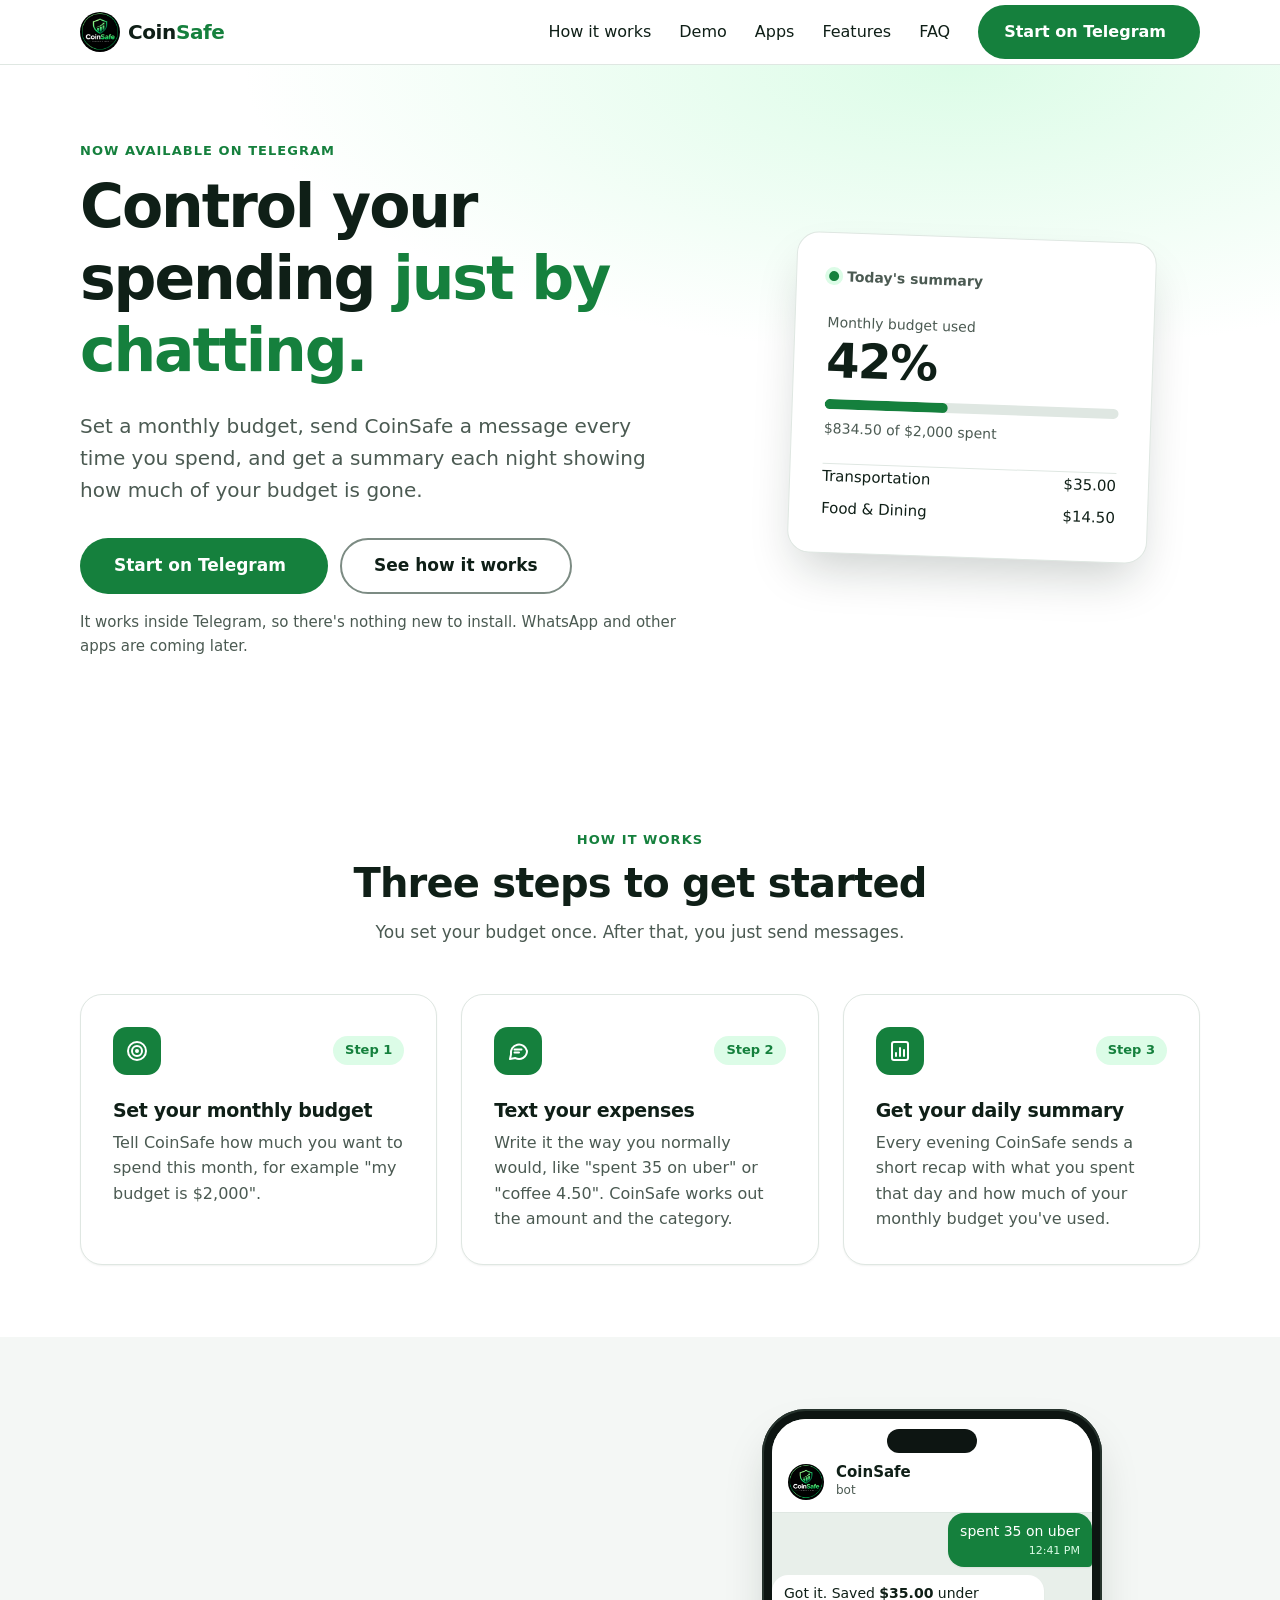
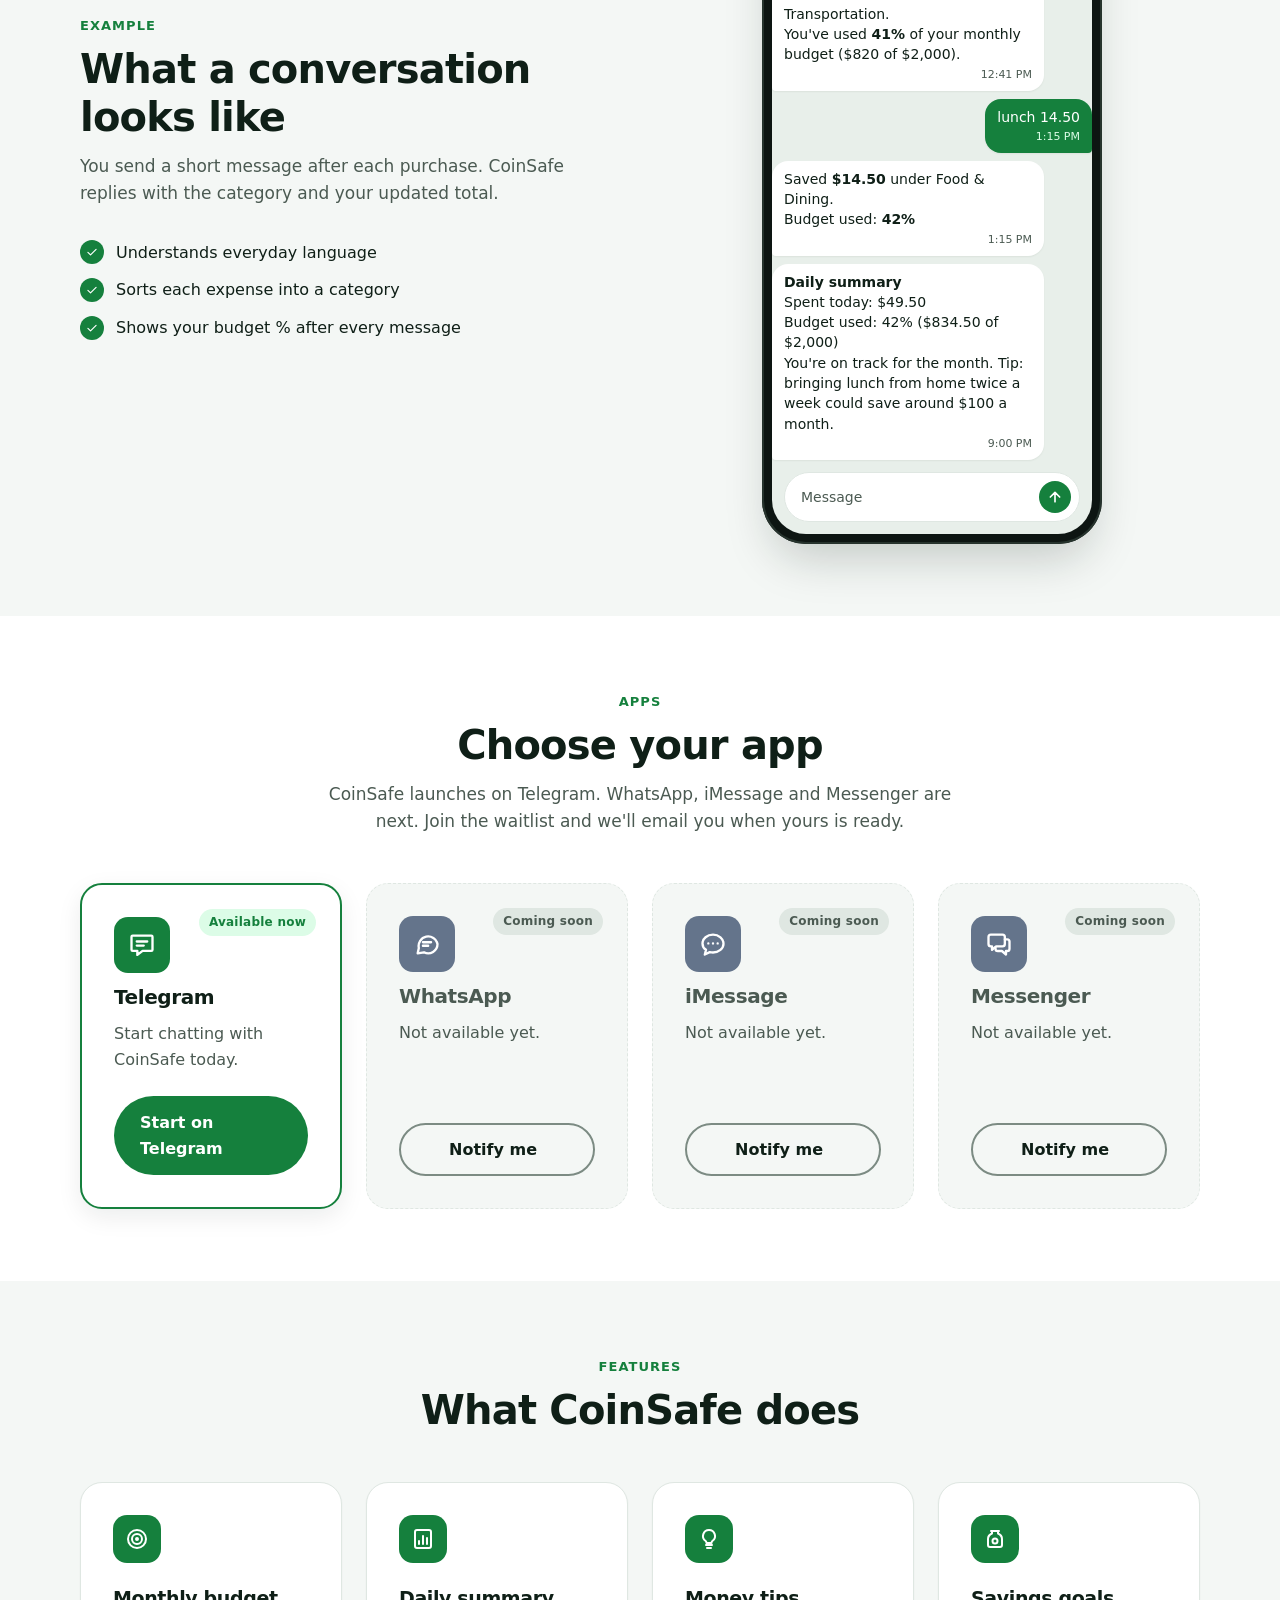
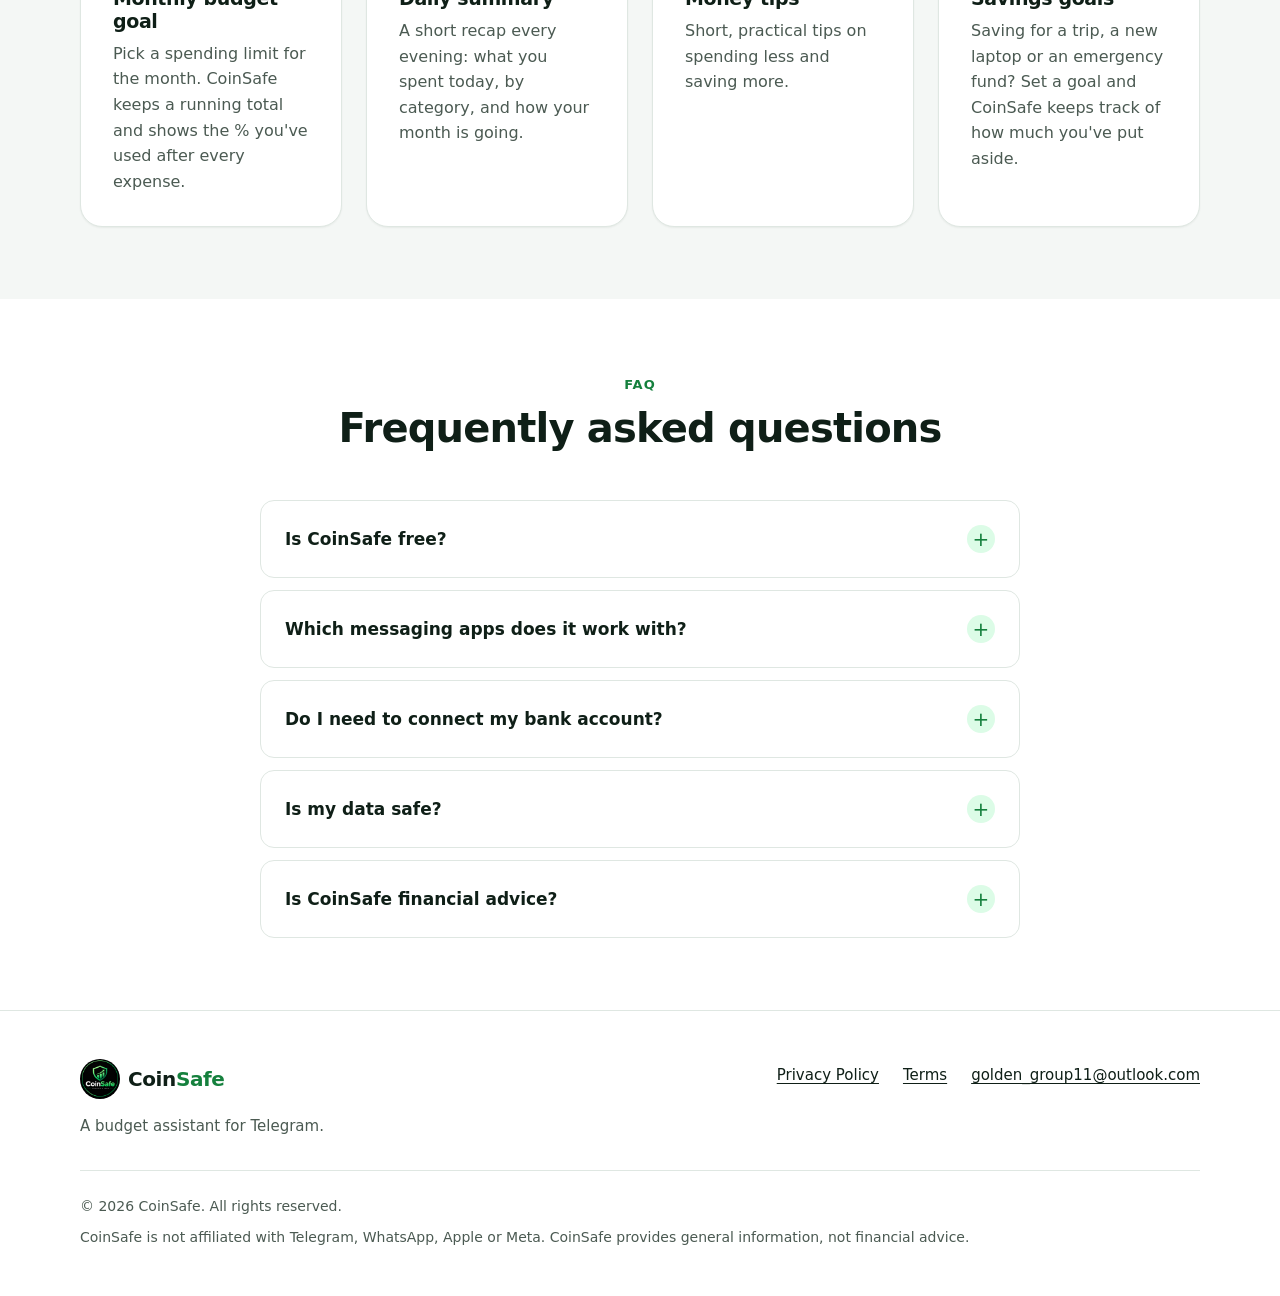
<file: index.html>
<!doctype html>
<html lang="en">
  <head>
    <meta charset="UTF-8" />
    <meta name="viewport" content="width=device-width, initial-scale=1" />
    <title>CoinSafe | Budget tracking on Telegram</title>
    <meta
      name="description"
      content="Set a monthly budget, text your expenses to CoinSafe on Telegram, and get a daily summary of how much of your budget you've used."
    />
    <meta name="theme-color" content="#15803d" />
    <meta name="color-scheme" content="light dark" />

    <!-- Preview shown when the link is shared on social media / chat apps -->
    <meta property="og:type" content="website" />
    <meta
      property="og:title"
      content="CoinSafe | Track your spending on Telegram"
    />
    <meta
      property="og:description"
      content="Text your expenses to a Telegram bot and get a daily summary of your monthly budget."
    />

    <link rel="icon" href="images/logo-256.png" type="image/png" />
    <link rel="apple-touch-icon" href="images/logo-256.png" />
    <link rel="stylesheet" href="styles.css" />

    <!-- Adds the "js" class right away, so CSS knows JavaScript is available
       (used to hide elements that will be animated in on scroll). -->
    <script>
      document.documentElement.classList.add("js");
    </script>
    <!-- "defer" = download now, but only run after the HTML has been read -->
    <script src="script.js" defer></script>
  </head>
  <body>
    <!-- Lets keyboard users jump straight past the menu -->
    <a class="skip-link" href="#main">Skip to main content</a>

    <!-- =====================================================
       1. HEADER: logo + navigation
       ===================================================== -->
    <header class="site-header">
      <div class="container header-inner">
        <a class="logo" href="#main" aria-label="CoinSafe, back to top">
          <img src="images/logo-256.png" alt="" width="40" height="40" />
          <span>Coin<span class="logo-accent">Safe</span></span>
        </a>

        <!-- Hamburger button (mobile only). aria-expanded tells screen
           readers whether the menu is open; script.js updates it. -->
        <button
          class="nav-toggle"
          type="button"
          aria-expanded="false"
          aria-controls="site-nav"
          aria-label="Open menu"
        >
          <span class="nav-toggle__bar"></span>
          <span class="nav-toggle__bar"></span>
          <span class="nav-toggle__bar"></span>
        </button>

        <nav id="site-nav" class="site-nav" aria-label="Main">
          <ul class="nav-list" role="list">
            <li><a class="nav-link" href="#how-it-works">How it works</a></li>
            <li><a class="nav-link" href="#demo">Demo</a></li>
            <li><a class="nav-link" href="#apps">Apps</a></li>
            <li><a class="nav-link" href="#features">Features</a></li>
            <li><a class="nav-link" href="#faq">FAQ</a></li>
            <li class="nav-cta">
              <a
                class="btn btn--primary"
                href="https://t.me/coinsafe_finance_bot"
                target="_blank"
                rel="noopener noreferrer"
              >
                Start on Telegram<span class="visually-hidden">
                  (opens in a new tab)</span
                >
              </a>
            </li>
          </ul>
        </nav>
      </div>
    </header>

    <main id="main">
      <!-- =====================================================
         2. HERO: the first thing visitors see
         ===================================================== -->
      <section class="hero" aria-labelledby="hero-title">
        <div class="container hero-inner">
          <div class="hero-content">
            <p class="eyebrow">Now available on Telegram</p>
            <h1 id="hero-title" class="hero-title">
              Control your spending
              <span class="text-accent">just by chatting.</span>
            </h1>
            <p class="hero-subtitle">
              Set a monthly budget, send CoinSafe a message every time you spend, and get a summary each night showing how much of your budget is gone.
            </p>
            <div class="hero-actions">
              <a
                class="btn btn--primary btn--lg"
                href="https://t.me/coinsafe_finance_bot"
                target="_blank"
                rel="noopener noreferrer"
              >
                Start on Telegram<span class="visually-hidden">
                  (opens in a new tab)</span
                >
              </a>
              <a class="btn btn--secondary btn--lg" href="#how-it-works"
                >See how it works</a
              >
            </div>
            <p class="hero-note">
              It works inside Telegram, so there's nothing new to install. WhatsApp and other apps are coming later.
            </p>
          </div>

          <!-- Decorative preview card. aria-hidden hides it from screen
             readers because the same info is in the chat demo below. -->
          <div class="hero-visual" aria-hidden="true">
            <div class="summary-card">
              <p class="summary-card__header">
                <span class="summary-card__dot"></span>Today's summary
              </p>
              <p class="summary-card__label">Monthly budget used</p>
              <p class="summary-card__value">42%</p>
              <!-- The bar width comes from the --value variable -->
              <div class="progress">
                <div class="progress__bar" style="--value: 42%"></div>
              </div>
              <p class="summary-card__meta">$834.50 of $2,000 spent</p>
              <ul class="summary-card__list" role="list">
                <li><span>Transportation</span><span>$35.00</span></li>
                <li><span>Food &amp; Dining</span><span>$14.50</span></li>
              </ul>
            </div>
          </div>
        </div>
      </section>

      <!-- =====================================================
         3. HOW IT WORKS: 3 steps
         ===================================================== -->
      <section id="how-it-works" class="section" aria-labelledby="how-title">
        <div class="container">
          <header class="section-header reveal">
            <p class="eyebrow">How it works</p>
            <h2 id="how-title" class="section-title">
              Three steps to get started
            </h2>
            <p class="section-subtitle">
              You set your budget once. After that, you just send messages.
            </p>
          </header>

          <!-- An ordered list (<ol>) because the steps have an order -->
          <ol class="steps reveal-group" role="list">
            <li class="card step reveal">
              <div class="step__top">
                <span class="icon-badge"
                  ><img
                    src="assets/icons/target.svg"
                    alt="Target icon"
                    width="24"
                    height="24"
                /></span>
                <span class="step__number">Step 1</span>
              </div>
              <h3>Set your monthly budget</h3>
              <p>
                Tell CoinSafe how much you want to spend this month, for example "my budget is $2,000".
              </p>
            </li>
            <li class="card step reveal">
              <div class="step__top">
                <span class="icon-badge"
                  ><img
                    src="assets/icons/chat.svg"
                    alt="Chat bubble icon"
                    width="24"
                    height="24"
                /></span>
                <span class="step__number">Step 2</span>
              </div>
              <h3>Text your expenses</h3>
              <p>
                Write it the way you normally would, like "spent 35 on uber" or "coffee 4.50". CoinSafe works out the amount and the category.
              </p>
            </li>
            <li class="card step reveal">
              <div class="step__top">
                <span class="icon-badge"
                  ><img
                    src="assets/icons/chart.svg"
                    alt="Bar chart icon"
                    width="24"
                    height="24"
                /></span>
                <span class="step__number">Step 3</span>
              </div>
              <h3>Get your daily summary</h3>
              <p>
                Every evening CoinSafe sends a short recap with what you spent that day and how much of your monthly budget you've used.
              </p>
            </li>
          </ol>
        </div>
      </section>

      <!-- =====================================================
         4. DEMO: phone mockup with a sample conversation
         ===================================================== -->
      <section
        id="demo"
        class="section section--alt"
        aria-labelledby="demo-title"
      >
        <div class="container demo-inner">
          <div class="demo-text reveal">
            <p class="eyebrow">Example</p>
            <h2 id="demo-title" class="section-title">
              What a conversation looks like
            </h2>
            <p class="section-subtitle">
              You send a short message after each purchase. CoinSafe replies with the category and your updated total.
            </p>
            <ul class="checklist" role="list">
              <li>Understands everyday language</li>
              <li>Sorts each expense into a category</li>
              <li>Shows your budget % after every message</li>
            </ul>
          </div>

          <!-- The phone is pure HTML/CSS. The conversation is a real list,
             so screen readers can read it in order. -->
          <div class="phone reveal">
            <div class="phone__screen">
              <div class="chat-header">
                <img
                  class="chat-header__avatar"
                  src="images/logo-256.png"
                  alt=""
                  width="36"
                  height="36"
                />
                <div>
                  <p class="chat-header__name">CoinSafe</p>
                  <p class="chat-header__status">bot</p>
                </div>
              </div>

              <ol
                class="chat"
                role="list"
                aria-label="Example conversation with the CoinSafe bot"
              >
                <li class="msg msg--user">
                  <span class="visually-hidden">You: </span>spent 35 on uber
                  <span class="msg__time">12:41 PM</span>
                </li>
                <li class="msg msg--bot">
                  <span class="visually-hidden">CoinSafe: </span>Got it. Saved <strong>$35.00</strong> under Transportation.<br />
                  You've used <strong>41%</strong> of your monthly budget ($820
                  of $2,000).
                  <span class="msg__time">12:41 PM</span>
                </li>
                <li class="msg msg--user">
                  <span class="visually-hidden">You: </span>lunch 14.50
                  <span class="msg__time">1:15 PM</span>
                </li>
                <li class="msg msg--bot">
                  <span class="visually-hidden">CoinSafe: </span>Saved <strong>$14.50</strong> under Food &amp; Dining.<br />
                  Budget used: <strong>42%</strong>
                  <span class="msg__time">1:15 PM</span>
                </li>
                <li class="msg msg--bot">
                  <span class="visually-hidden">CoinSafe: </span><strong>Daily summary</strong><br />
                  Spent today: $49.50<br />
                  Budget used: 42% ($834.50 of $2,000)<br />
                  You're on track for the month. Tip: bringing lunch from home twice a week could save around $100 a month.
                  <span class="msg__time">9:00 PM</span>
                </li>
              </ol>

              <!-- Fake input bar, just for looks -->
              <div class="chat-input" aria-hidden="true">
                <span>Message</span>
                <span class="chat-input__send">
                  <svg
                    viewBox="0 0 24 24"
                    width="16"
                    height="16"
                    fill="none"
                    stroke="#fff"
                    stroke-width="2.5"
                    stroke-linecap="round"
                    stroke-linejoin="round"
                  >
                    <path d="M12 19V5M5 12l7-7 7 7" />
                  </svg>
                </span>
              </div>
            </div>
          </div>
        </div>
      </section>

      <!-- =====================================================
         5. CHOOSE YOUR APP: Telegram live, others coming soon
         Icons are generic chat bubbles, not official logos.
         ===================================================== -->
      <section id="apps" class="section" aria-labelledby="apps-title">
        <div class="container">
          <header class="section-header reveal">
            <p class="eyebrow">Apps</p>
            <h2 id="apps-title" class="section-title">
              Choose your app
            </h2>
            <p class="section-subtitle">
              CoinSafe launches on Telegram. WhatsApp, iMessage and Messenger are next. Join the waitlist and we'll email you when yours is ready.
            </p>
          </header>

          <ul class="apps-grid reveal-group" role="list">
            <li class="app-card app-card--active reveal">
              <span class="badge badge--live">Available now</span>
              <span class="icon-badge icon-badge--lg"
                ><img
                  src="assets/icons/chat-square.svg"
                  alt="Chat bubble icon"
                  width="28"
                  height="28"
              /></span>
              <h3>Telegram</h3>
              <p>Start chatting with CoinSafe today.</p>
              <a
                class="btn btn--primary btn--block"
                href="https://t.me/coinsafe_finance_bot"
                target="_blank"
                rel="noopener noreferrer"
              >
                Start on Telegram<span class="visually-hidden">
                  (opens in a new tab)</span
                >
              </a>
            </li>

            <!-- "Coming soon" cards: the card itself is not a link.
               Only the "Notify me" button is interactive.
               data-notify tells script.js which app to pre-select. -->
            <li class="app-card app-card--soon reveal">
              <span class="badge badge--soon">Coming soon</span>
              <span class="icon-badge icon-badge--lg"
                ><img
                  src="assets/icons/chat.svg"
                  alt="Chat bubble icon"
                  width="28"
                  height="28"
              /></span>
              <h3>WhatsApp</h3>
              <p>Not available yet.</p>
              <button
                class="btn btn--secondary btn--block"
                type="button"
                data-notify="whatsapp"
                aria-haspopup="dialog"
              >
                Notify me<span class="visually-hidden">
                  when CoinSafe is on WhatsApp</span
                >
              </button>
            </li>
            <li class="app-card app-card--soon reveal">
              <span class="badge badge--soon">Coming soon</span>
              <span class="icon-badge icon-badge--lg"
                ><img
                  src="assets/icons/chat-dots.svg"
                  alt="Chat bubble with dots icon"
                  width="28"
                  height="28"
              /></span>
              <h3>iMessage</h3>
              <p>Not available yet.</p>
              <button
                class="btn btn--secondary btn--block"
                type="button"
                data-notify="imessage"
                aria-haspopup="dialog"
              >
                Notify me<span class="visually-hidden">
                  when CoinSafe is on iMessage</span
                >
              </button>
            </li>
            <li class="app-card app-card--soon reveal">
              <span class="badge badge--soon">Coming soon</span>
              <span class="icon-badge icon-badge--lg"
                ><img
                  src="assets/icons/chats.svg"
                  alt="Two chat bubbles icon"
                  width="28"
                  height="28"
              /></span>
              <h3>Messenger</h3>
              <p>Not available yet.</p>
              <button
                class="btn btn--secondary btn--block"
                type="button"
                data-notify="messenger"
                aria-haspopup="dialog"
              >
                Notify me<span class="visually-hidden">
                  when CoinSafe is on Messenger</span
                >
              </button>
            </li>
          </ul>
        </div>
      </section>

      <!-- =====================================================
         7. FEATURES
         ===================================================== -->
      <section
        id="features"
        class="section section--alt"
        aria-labelledby="features-title"
      >
        <div class="container">
          <header class="section-header reveal">
            <p class="eyebrow">Features</p>
            <h2 id="features-title" class="section-title">
              What CoinSafe does
            </h2>
          </header>

          <ul class="features-grid reveal-group" role="list">
            <li class="card feature-card reveal">
              <span class="icon-badge"
                ><img
                  src="assets/icons/target.svg"
                  alt="Target icon"
                  width="24"
                  height="24"
              /></span>
              <h3>Monthly budget goal</h3>
              <p>
                Pick a spending limit for the month. CoinSafe keeps a running
                total and shows the % you've used after every expense.
              </p>
            </li>
            <li class="card feature-card reveal">
              <span class="icon-badge"
                ><img
                  src="assets/icons/chart.svg"
                  alt="Bar chart icon"
                  width="24"
                  height="24"
              /></span>
              <h3>Daily summary</h3>
              <p>
                A short recap every evening: what you spent today, by category,
                and how your month is going.
              </p>
            </li>
            <li class="card feature-card reveal">
              <span class="icon-badge"
                ><img
                  src="assets/icons/lightbulb.svg"
                  alt="Light bulb icon"
                  width="24"
                  height="24"
              /></span>
              <h3>Money tips</h3>
              <p>
                Short, practical tips on spending less and saving more.
              </p>
            </li>
            <li class="card feature-card reveal">
              <span class="icon-badge"
                ><img
                  src="assets/icons/savings.svg"
                  alt="Savings jar icon"
                  width="24"
                  height="24"
              /></span>
              <h3>Savings goals</h3>
              <p>
                Saving for a trip, a new laptop or an emergency fund? Set a goal and CoinSafe keeps track of how much you've put aside.
              </p>
            </li>
          </ul>
        </div>
      </section>

      <!-- =====================================================
         8. FAQ: <details>/<summary> is a native accordion:
         keyboard-accessible with zero JavaScript.
         name="faq" makes only one answer open at a time
         (in browsers that support it).
         ===================================================== -->
      <section id="faq" class="section" aria-labelledby="faq-title">
        <div class="container">
          <header class="section-header reveal">
            <p class="eyebrow">FAQ</p>
            <h2 id="faq-title" class="section-title">
              Frequently asked questions
            </h2>
          </header>

          <div class="faq-list">
            <details class="faq-item reveal" name="faq">
              <summary>Is CoinSafe free?</summary>
              <div class="faq-answer">
                <p>
                  You can try CoinSafe free for 7 days. After that, it costs
                  $4.99 per month. You can cancel anytime by sending
                  <code>/account</code> to the bot.
                </p>
              </div>
            </details>

            <details class="faq-item reveal" name="faq">
              <summary>Which messaging apps does it work with?</summary>
              <div class="faq-answer">
                <p>
                  Right now, only Telegram. WhatsApp, iMessage and Messenger are coming soon. You can
                  <a href="#apps">join the waitlist</a> to hear when your app is ready.
                </p>
              </div>
            </details>

            <details class="faq-item reveal" name="faq">
              <summary>Do I need to connect my bank account?</summary>
              <div class="faq-answer">
                <p>
                  No. You simply tell CoinSafe what you spent by sending a
                  message. It doesn't ask for your bank login or card numbers.
                </p>
              </div>
            </details>

            <details class="faq-item reveal" name="faq">
              <summary>Is my data safe?</summary>
              <div class="faq-answer">
                <p>
                  We aim to collect only what's needed to track your spending
                  and send your summaries, and we're continuing to improve how
                  we protect it. Please avoid sharing sensitive information like
                  passwords or full card numbers in the chat. You can read more
                  in our <a href="privacy.html">Privacy Policy</a>.
                </p>
              </div>
            </details>

            <details class="faq-item reveal" name="faq">
              <summary>Is CoinSafe financial advice?</summary>
              <div class="faq-answer">
                <p>
                  No. CoinSafe's tips are general, educational information to
                  help you build better money habits. For decisions about
                  investing, taxes or debt, talk to a qualified professional.
                </p>
              </div>
            </details>
          </div>
        </div>
      </section>
    </main>

    <!-- =====================================================
       6. WAITLIST: pop-up form opened by "Notify me"
       <dialog> is a native HTML pop-up: it traps focus,
       closes with Esc and darkens the page behind it.
       ===================================================== -->
    <dialog
      id="waitlist-dialog"
      class="dialog"
      aria-labelledby="waitlist-title"
    >
      <div class="dialog__content">
        <button
          class="dialog__close"
          type="button"
          data-close-dialog
          aria-label="Close"
        >
          <svg
            viewBox="0 0 24 24"
            width="22"
            height="22"
            fill="none"
            stroke="currentColor"
            stroke-width="2"
            stroke-linecap="round"
            aria-hidden="true"
          >
            <path d="M6 6l12 12M18 6L6 18" />
          </svg>
        </button>

        <!-- View 1: the form -->
        <div data-waitlist-form-view>
          <h2 id="waitlist-title">Get notified</h2>
          <p class="dialog__text">
            Leave your email and pick the apps you use. We'll let you know when
            CoinSafe arrives there.
          </p>

          <!-- novalidate: we show our own friendly error messages via JS -->
          <form id="waitlist-form" class="waitlist-form" novalidate>
            <div class="field">
              <label class="field__label" for="waitlist-email"
                >Email address</label
              >
              <input
                class="input"
                type="email"
                id="waitlist-email"
                name="email"
                autocomplete="email"
                placeholder="you@example.com"
                required
                aria-describedby="waitlist-email-error"
              />
              <p
                class="field__error"
                id="waitlist-email-error"
                aria-live="polite"
              ></p>
            </div>

            <!-- fieldset + legend group the checkboxes under one question -->
            <fieldset
              class="field fieldset"
              aria-describedby="waitlist-apps-error"
            >
              <legend class="field__label">Which apps do you want?</legend>
              <div class="checkbox-group">
                <label class="checkbox"
                  ><input type="checkbox" name="apps" value="whatsapp" />
                  WhatsApp</label
                >
                <label class="checkbox"
                  ><input type="checkbox" name="apps" value="imessage" />
                  iMessage</label
                >
                <label class="checkbox"
                  ><input type="checkbox" name="apps" value="messenger" />
                  Messenger</label
                >
              </div>
              <p
                class="field__error"
                id="waitlist-apps-error"
                aria-live="polite"
              ></p>
            </fieldset>

            <button class="btn btn--primary btn--block" type="submit">
              Join the waitlist
            </button>
            <p
              class="field__error form-error"
              aria-live="polite"
              data-form-error
            ></p>
            <p class="form-note">
              We'll only use your email to tell you about CoinSafe launches.
            </p>
          </form>
        </div>

        <!-- View 2: success message (hidden until the form is sent) -->
        <div class="dialog__success" data-waitlist-success hidden tabindex="-1">
          <span class="success-icon"
            ><img src="assets/icons/check.svg" alt="" width="28" height="28"
          /></span>
          <h2>You're on the list!</h2>
          <p class="dialog__text">
            Thanks! We'll email <strong data-success-email></strong> as soon as
            CoinSafe is ready on your app.
          </p>
          <button
            class="btn btn--primary btn--block"
            type="button"
            data-close-dialog
          >
            Done
          </button>
        </div>
      </div>
    </dialog>

    <!-- =====================================================
       9. FOOTER
       ===================================================== -->
    <footer class="site-footer">
      <div class="container footer-inner">
        <div class="footer-brand">
          <a class="logo" href="index.html">
            <img src="images/logo-256.png" alt="" width="40" height="40" />
            <span>Coin<span class="logo-accent">Safe</span></span>
          </a>
          <p class="footer-tagline">
            A budget assistant for Telegram.
          </p>
        </div>

        <nav aria-label="Footer">
          <ul class="footer-links" role="list">
            <li><a href="privacy.html">Privacy Policy</a></li>
            <li><a href="terms.html">Terms</a></li>
            <li>
              <a href="mailto:golden_group11@outlook.com">golden_group11@outlook.com</a>
            </li>
          </ul>
        </nav>

        <div class="footer-bottom">
          <!-- script.js puts the current year inside data-year -->
          <p>
            &copy; <span data-year>2026</span> CoinSafe. All rights reserved.
          </p>
          <p>
            CoinSafe is not affiliated with Telegram, WhatsApp, Apple or Meta.
            CoinSafe provides general information, not financial advice.
          </p>
        </div>
      </div>
    </footer>
  </body>
</html>
</file>
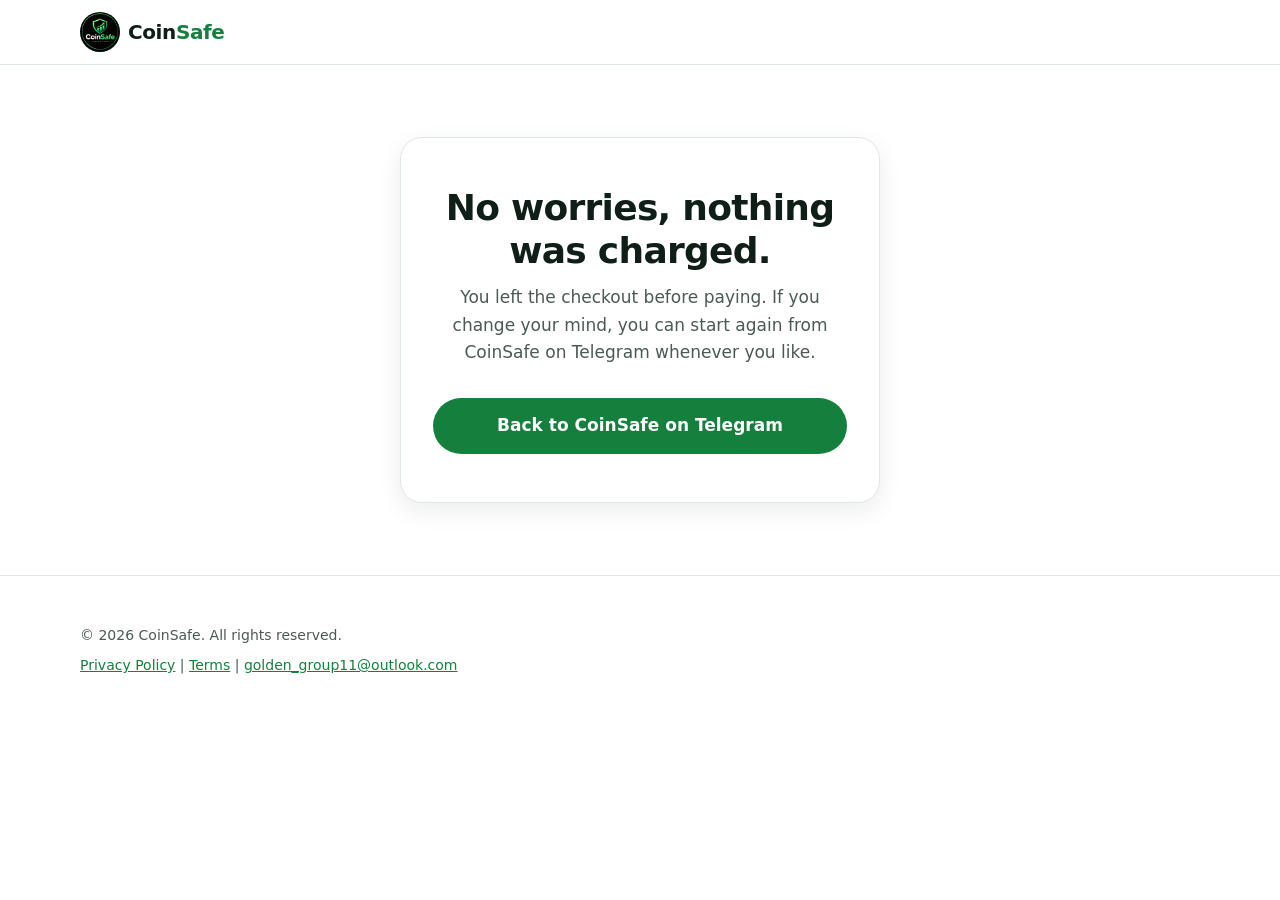
<file: canceled.html>
<!DOCTYPE html>
<html lang="en">
<head>
  <meta charset="UTF-8">
  <meta name="viewport" content="width=device-width, initial-scale=1">
  <title>Payment canceled | CoinSafe</title>
  <!-- Checkout result page: keep it out of search results -->
  <meta name="robots" content="noindex">
  <meta name="theme-color" content="#15803d">
  <meta name="color-scheme" content="light dark">
  <link rel="icon" href="images/logo-256.png" type="image/png">
  <link rel="apple-touch-icon" href="images/logo-256.png">
  <link rel="stylesheet" href="styles.css">
  <script src="script.js" defer></script>
</head>
<body>
  <a class="skip-link" href="#main">Skip to main content</a>

  <!-- No menu here on purpose: this page is only reached after checkout -->
  <header class="site-header">
    <div class="container header-inner">
      <a class="logo" href="index.html">
        <img src="images/logo-256.png" alt="" width="40" height="40">
        <span>Coin<span class="logo-accent">Safe</span></span>
      </a>
    </div>
  </header>

  <main id="main" class="container status-page">
    <div class="status-card">
      <h1>No worries, nothing was charged.</h1>
      <p class="status-card__text">You left the checkout before paying. If you change your mind, you can start again from CoinSafe on Telegram whenever you like.</p>
      <a class="btn btn--primary btn--lg btn--block" href="https://t.me/coinsafe_finance_bot">Back to CoinSafe on Telegram</a>
    </div>
  </main>

  <footer class="site-footer">
    <div class="container footer-bottom">
      <p>&copy; <span data-year>2026</span> CoinSafe. All rights reserved.</p>
      <p><a href="privacy.html">Privacy Policy</a> | <a href="terms.html">Terms</a> | <a href="mailto:golden_group11@outlook.com">golden_group11@outlook.com</a></p>
    </div>
  </footer>
</body>
</html>
</file>
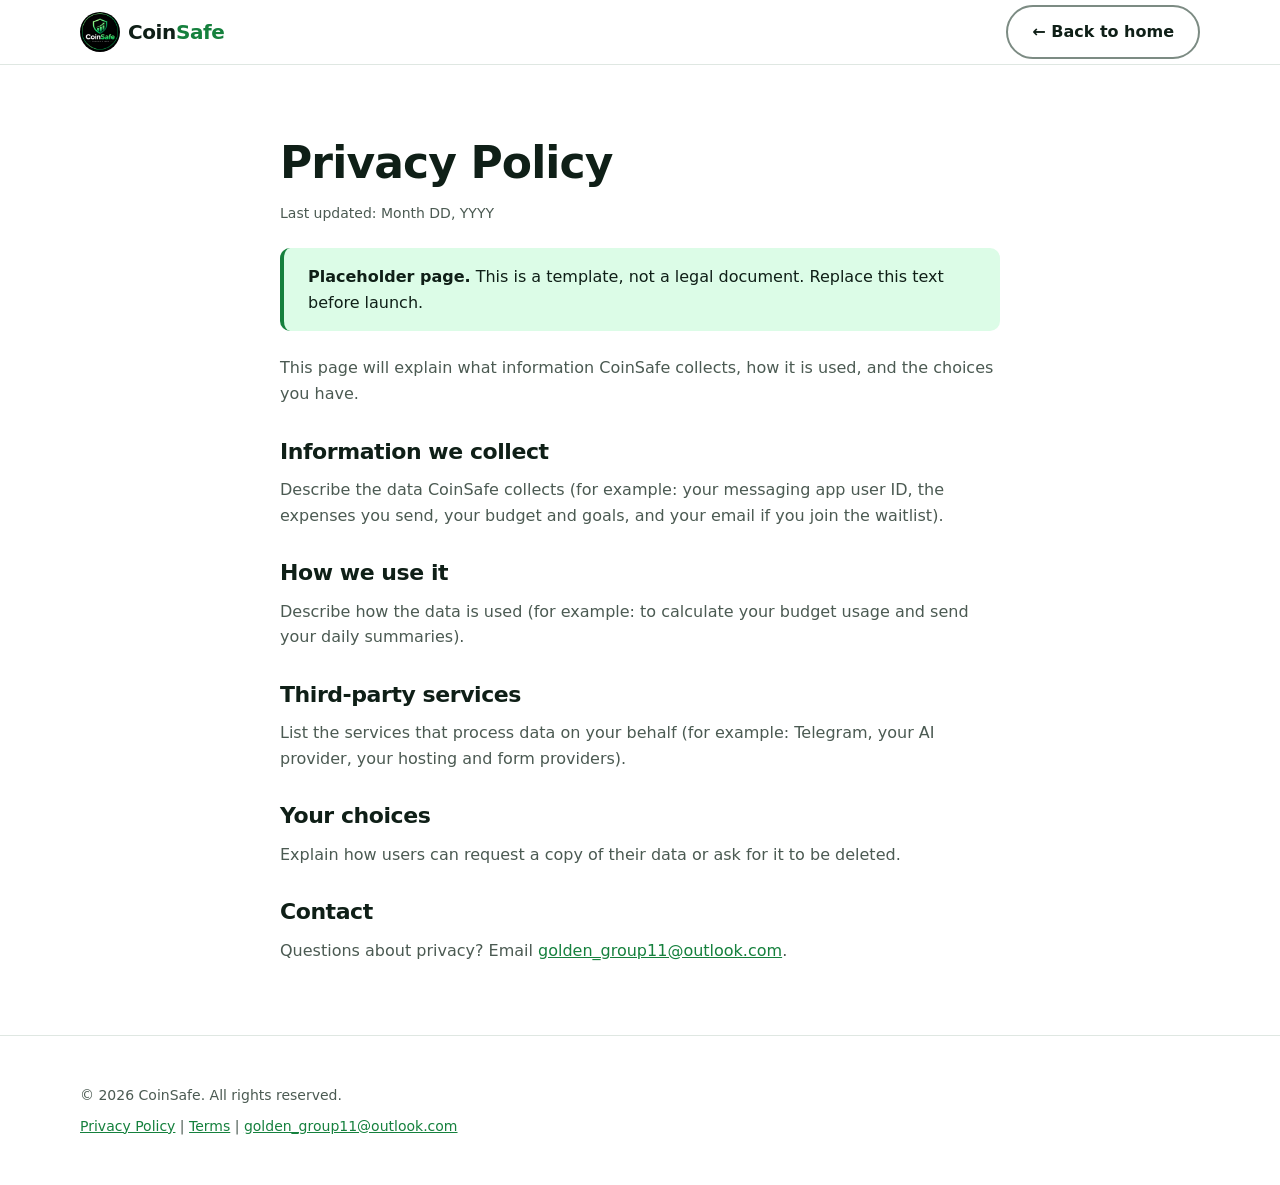
<file: privacy.html>
<!DOCTYPE html>
<html lang="en">
<head>
  <meta charset="UTF-8">
  <meta name="viewport" content="width=device-width, initial-scale=1">
  <title>Privacy Policy | CoinSafe</title>
  <meta name="robots" content="noindex">
  <meta name="theme-color" content="#15803d">
  <meta name="color-scheme" content="light dark">
  <link rel="icon" href="images/logo-256.png" type="image/png">
  <link rel="apple-touch-icon" href="images/logo-256.png">
  <link rel="stylesheet" href="styles.css">
  <script src="script.js" defer></script>
</head>
<body>
  <a class="skip-link" href="#main">Skip to main content</a>

  <header class="site-header">
    <div class="container header-inner">
      <a class="logo" href="index.html">
        <img src="images/logo-256.png" alt="" width="40" height="40">
        <span>Coin<span class="logo-accent">Safe</span></span>
      </a>
      <a class="btn btn--secondary" href="index.html">&larr; Back to home</a>
    </div>
  </header>

  <main id="main" class="container legal">
    <h1>Privacy Policy</h1>
    <p class="legal__updated">Last updated: <!-- TODO: date -->Month DD, YYYY</p>

    <!-- TODO: replace this whole page with your real Privacy Policy.
         Consider asking a lawyer to review it before launch. -->
    <div class="notice" role="note">
      <strong>Placeholder page.</strong> This is a template, not a legal document. Replace this text before launch.
    </div>

    <p>This page will explain what information CoinSafe collects, how it is used, and the choices you have.</p>

      <h2>Information we collect</h2>
      <p>Describe the data CoinSafe collects (for example: your messaging app user ID, the expenses you send, your budget and goals, and your email if you join the waitlist).</p>

      <h2>How we use it</h2>
      <p>Describe how the data is used (for example: to calculate your budget usage and send your daily summaries).</p>

      <h2>Third-party services</h2>
      <p>List the services that process data on your behalf (for example: Telegram, your AI provider, your hosting and form providers).</p>

      <h2>Your choices</h2>
      <p>Explain how users can request a copy of their data or ask for it to be deleted.</p>

      <h2>Contact</h2>
      <p>Questions about privacy? Email <a href="mailto:golden_group11@outlook.com">golden_group11@outlook.com</a>.</p>
  </main>

  <footer class="site-footer">
    <div class="container footer-bottom">
      <p>&copy; <span data-year>2026</span> CoinSafe. All rights reserved.</p>
      <p><a href="privacy.html">Privacy Policy</a> | <a href="terms.html">Terms</a> | <a href="mailto:golden_group11@outlook.com">golden_group11@outlook.com</a></p>
    </div>
  </footer>
</body>
</html>
</file>
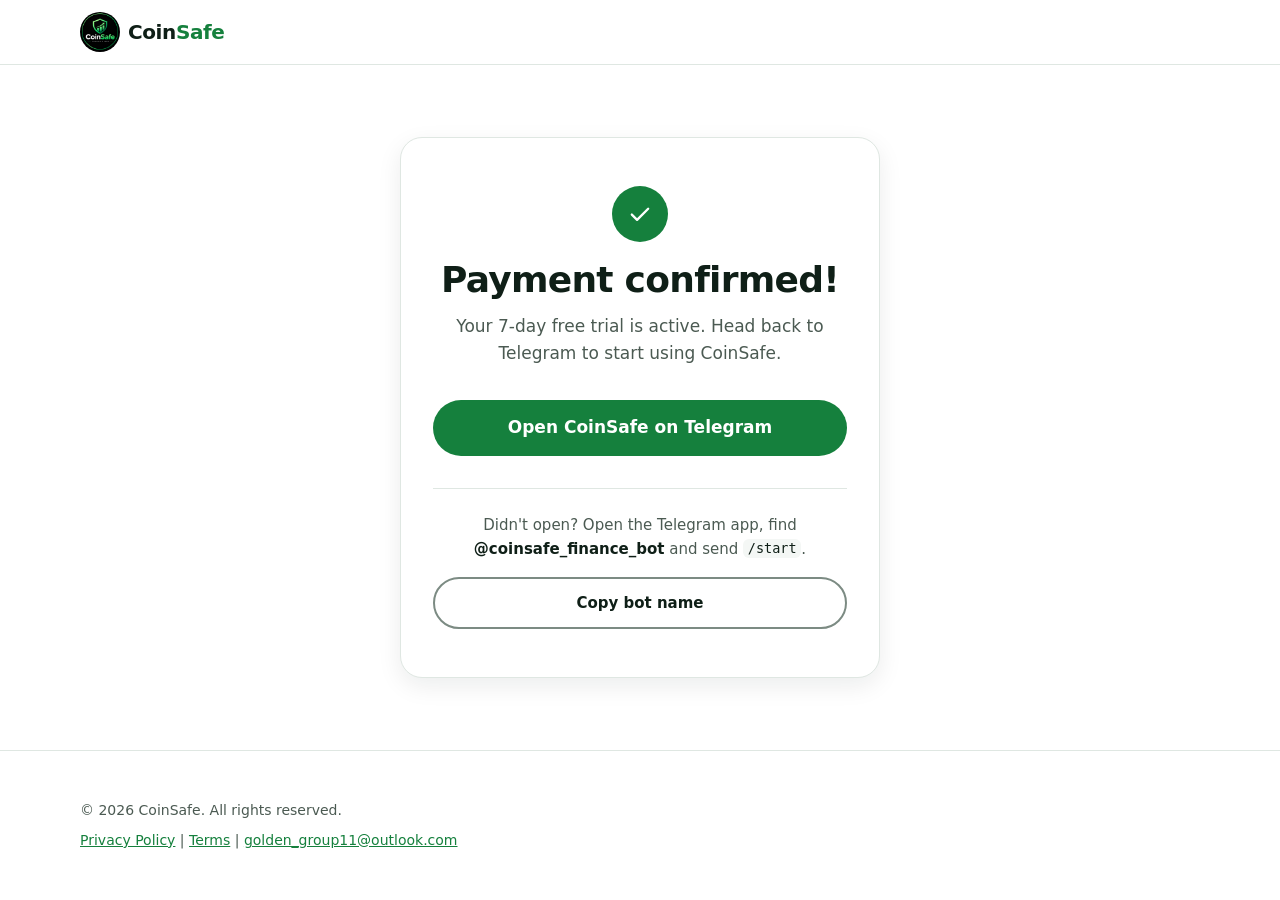
<file: success.html>
<!DOCTYPE html>
<html lang="en">
<head>
  <meta charset="UTF-8">
  <meta name="viewport" content="width=device-width, initial-scale=1">
  <title>Payment confirmed | CoinSafe</title>
  <!-- Checkout result page: keep it out of search results -->
  <meta name="robots" content="noindex">
  <meta name="theme-color" content="#15803d">
  <meta name="color-scheme" content="light dark">
  <link rel="icon" href="images/logo-256.png" type="image/png">
  <link rel="apple-touch-icon" href="images/logo-256.png">
  <link rel="stylesheet" href="styles.css">
  <script src="script.js" defer></script>
</head>
<body>
  <a class="skip-link" href="#main">Skip to main content</a>

  <!-- No menu here on purpose: this page is only reached after checkout -->
  <header class="site-header">
    <div class="container header-inner">
      <a class="logo" href="index.html">
        <img src="images/logo-256.png" alt="" width="40" height="40">
        <span>Coin<span class="logo-accent">Safe</span></span>
      </a>
    </div>
  </header>

  <main id="main" class="container status-page">
    <div class="status-card">
      <span class="success-icon"><img src="assets/icons/check.svg" alt="" width="28" height="28"></span>
      <h1>Payment confirmed!</h1>
      <p class="status-card__text">Your 7-day free trial is active. Head back to Telegram to start using CoinSafe.</p>
      <a class="btn btn--primary btn--lg btn--block" href="https://t.me/coinsafe_finance_bot">Open CoinSafe on Telegram</a>

      <div class="status-card__help">
        <p>Didn't open? Open the Telegram app, find <strong>@coinsafe_finance_bot</strong> and send <code>/start</code>.</p>
        <!-- data-copy holds the text that script.js copies to the clipboard -->
        <button class="btn btn--secondary btn--block" type="button" data-copy="@coinsafe_finance_bot">Copy bot name</button>
        <!-- Screen readers announce changes to this hidden status message -->
        <p class="visually-hidden" role="status" data-copy-status></p>
      </div>
    </div>
  </main>

  <footer class="site-footer">
    <div class="container footer-bottom">
      <p>&copy; <span data-year>2026</span> CoinSafe. All rights reserved.</p>
      <p><a href="privacy.html">Privacy Policy</a> | <a href="terms.html">Terms</a> | <a href="mailto:golden_group11@outlook.com">golden_group11@outlook.com</a></p>
    </div>
  </footer>
</body>
</html>
</file>
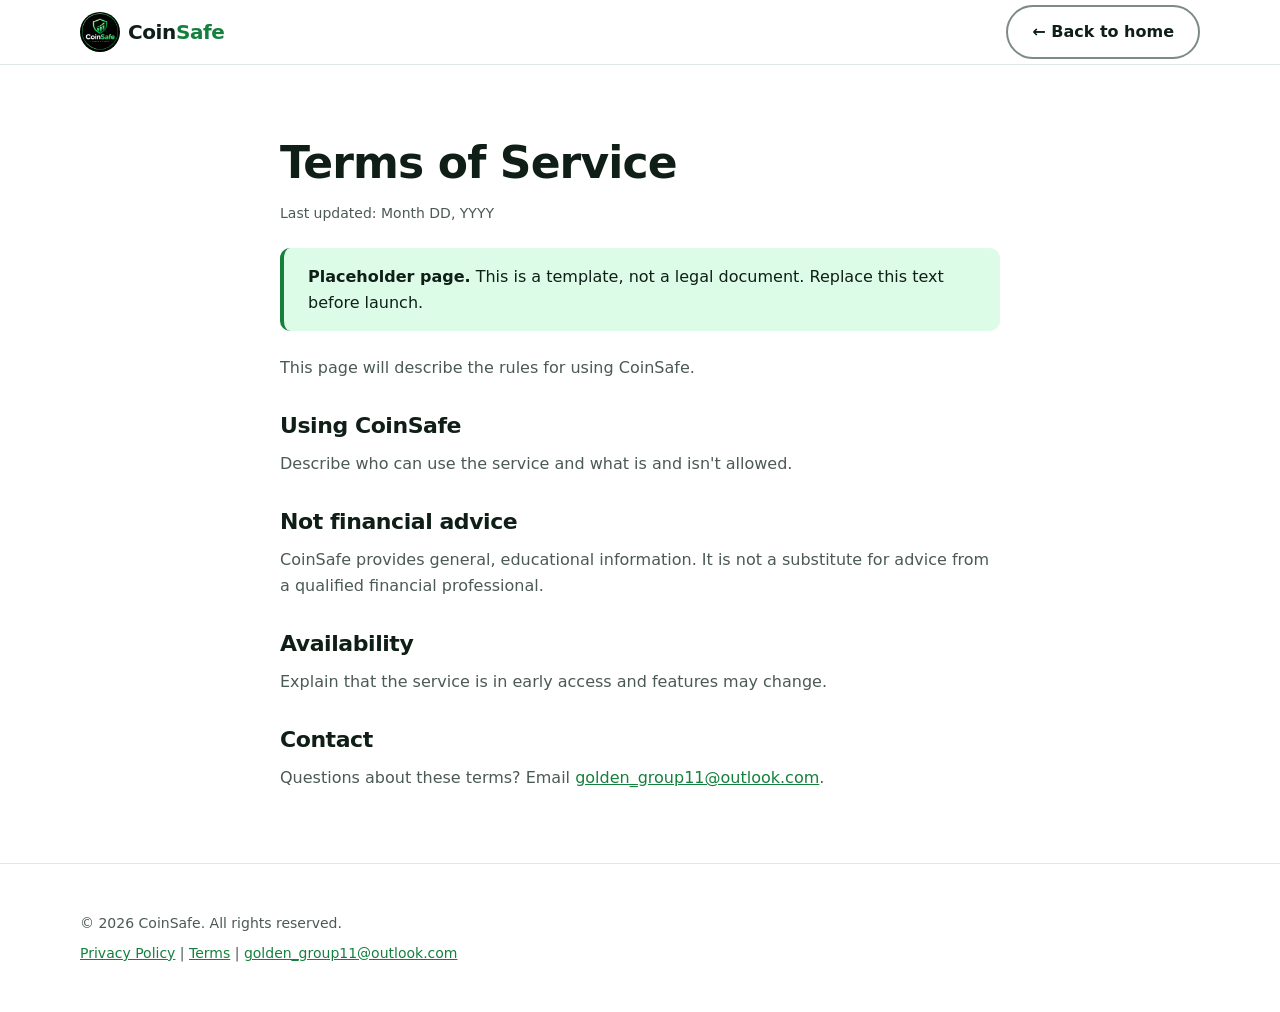
<file: terms.html>
<!DOCTYPE html>
<html lang="en">
<head>
  <meta charset="UTF-8">
  <meta name="viewport" content="width=device-width, initial-scale=1">
  <title>Terms of Service | CoinSafe</title>
  <meta name="robots" content="noindex">
  <meta name="theme-color" content="#15803d">
  <meta name="color-scheme" content="light dark">
  <link rel="icon" href="images/logo-256.png" type="image/png">
  <link rel="apple-touch-icon" href="images/logo-256.png">
  <link rel="stylesheet" href="styles.css">
  <script src="script.js" defer></script>
</head>
<body>
  <a class="skip-link" href="#main">Skip to main content</a>

  <header class="site-header">
    <div class="container header-inner">
      <a class="logo" href="index.html">
        <img src="images/logo-256.png" alt="" width="40" height="40">
        <span>Coin<span class="logo-accent">Safe</span></span>
      </a>
      <a class="btn btn--secondary" href="index.html">&larr; Back to home</a>
    </div>
  </header>

  <main id="main" class="container legal">
    <h1>Terms of Service</h1>
    <p class="legal__updated">Last updated: <!-- TODO: date -->Month DD, YYYY</p>

    <!-- TODO: replace this whole page with your real Terms of Service.
         Consider asking a lawyer to review it before launch. -->
    <div class="notice" role="note">
      <strong>Placeholder page.</strong> This is a template, not a legal document. Replace this text before launch.
    </div>

    <p>This page will describe the rules for using CoinSafe.</p>

      <h2>Using CoinSafe</h2>
      <p>Describe who can use the service and what is and isn't allowed.</p>

      <h2>Not financial advice</h2>
      <p>CoinSafe provides general, educational information. It is not a substitute for advice from a qualified financial professional.</p>

      <h2>Availability</h2>
      <p>Explain that the service is in early access and features may change.</p>

      <h2>Contact</h2>
      <p>Questions about these terms? Email <a href="mailto:golden_group11@outlook.com">golden_group11@outlook.com</a>.</p>
  </main>

  <footer class="site-footer">
    <div class="container footer-bottom">
      <p>&copy; <span data-year>2026</span> CoinSafe. All rights reserved.</p>
      <p><a href="privacy.html">Privacy Policy</a> | <a href="terms.html">Terms</a> | <a href="mailto:golden_group11@outlook.com">golden_group11@outlook.com</a></p>
    </div>
  </footer>
</body>
</html>
</file>
<file: styles.css>
/* =========================================================
   CoinSafe styles.css

   Mobile-first: the base styles are for small screens.
   Media queries with (min-width: ...) add layout for
   bigger screens.
   ========================================================= */


/* ---------------------------------------------------------
   1. Design tokens (CSS variables)
   Change a value here and it updates everywhere.
   --------------------------------------------------------- */
:root {
  /* Brand colors that never change between light/dark mode */
  --color-brand: #15803d;          /* logo, icon badges, user chat bubbles */
  --color-icon-muted: #64748b;     /* "coming soon" icons */

  /* Light mode (default) */
  --color-primary: #15803d;        /* buttons, links, accents */
  --color-primary-hover: #166534;
  --color-on-primary: #ffffff;     /* text placed on top of --color-primary */
  --color-primary-soft: #dcfce7;   /* light green backgrounds */
  --color-bg: #ffffff;
  --color-surface: #f4f7f5;        /* alternate sections */
  --color-surface-raised: #ffffff; /* cards */
  --color-text: #0f1f17;
  --color-muted: #4b5a52;
  --color-border: #dfe7e2;
  --color-input-border: #7c8b83;
  --color-error: #b91c1c;
  --chat-bg: #e8efea;

  --shadow-sm: 0 1px 2px rgb(15 31 23 / 0.06);
  --shadow: 0 8px 24px rgb(15 31 23 / 0.08);
  --shadow-lg: 0 24px 48px -12px rgb(15 31 23 / 0.22);

  /* Spacing scale (1rem = 16px) */
  --space-1: 0.25rem;
  --space-2: 0.5rem;
  --space-3: 0.75rem;
  --space-4: 1rem;
  --space-5: 1.5rem;
  --space-6: 2rem;
  --space-7: 3rem;
  --space-8: 4.5rem;
  --space-9: 6rem;

  --radius-sm: 10px;
  --radius: 14px;
  --radius-lg: 22px;
  --radius-full: 999px;

  --container: 1120px;
  --font-sans: system-ui, -apple-system, "Segoe UI", Roboto, "Helvetica Neue", Arial, sans-serif;
  --transition: 200ms ease;
}

/* Dark mode: follows the user's operating system setting.
   We only redefine the variables, and every rule that uses them
   updates automatically. */
@media (prefers-color-scheme: dark) {
  :root {
    --color-primary: #4ade80;
    --color-primary-hover: #86efac;
    --color-on-primary: #052e16;
    --color-primary-soft: #133524;
    --color-bg: #0b1310;
    --color-surface: #111c17;
    --color-surface-raised: #16241e;
    --color-text: #e8f0eb;
    --color-muted: #a6b8ae;
    --color-border: #24352d;
    --color-input-border: #5f7268;
    --color-error: #f87171;
    --chat-bg: #0e1814;

    --shadow-sm: 0 1px 2px rgb(0 0 0 / 0.3);
    --shadow: 0 8px 24px rgb(0 0 0 / 0.35);
    --shadow-lg: 0 24px 48px -12px rgb(0 0 0 / 0.6);
  }
}


/* ---------------------------------------------------------
   2. Reset & base
   --------------------------------------------------------- */
*,
*::before,
*::after {
  box-sizing: border-box; /* padding/border are included in width */
}

* {
  margin: 0;
}

/* Smooth scrolling for menu links: only if the user is OK with motion */
@media (prefers-reduced-motion: no-preference) {
  html {
    scroll-behavior: smooth;
  }
}

body {
  font-family: var(--font-sans);
  font-size: 1rem;
  line-height: 1.6;
  color: var(--color-text);
  background: var(--color-bg);
  -webkit-font-smoothing: antialiased;
}

img,
svg {
  display: block;
  max-width: 100%;
}

a {
  color: var(--color-primary);
}

a:hover {
  color: var(--color-primary-hover);
}

button,
input {
  font: inherit;
  color: inherit;
}

h1,
h2,
h3 {
  line-height: 1.2;
  letter-spacing: -0.02em;
}

ul[role="list"],
ol[role="list"] {
  list-style: none;
  padding: 0;
}

/* A clear focus ring, shown only when navigating with the keyboard */
:focus-visible {
  outline: 3px solid var(--color-primary);
  outline-offset: 3px;
}

/* Stops the sticky header from covering section titles after a menu click */
[id] {
  scroll-margin-top: 80px;
}


/* ---------------------------------------------------------
   3. Reusable pieces (utilities & components)
   --------------------------------------------------------- */

/* Centers content and keeps a 1rem gap from the screen edges */
.container {
  width: min(100% - 2rem, var(--container));
  margin-inline: auto;
}

/* Hidden on screen, but still read by screen readers */
.visually-hidden {
  position: absolute !important;
  width: 1px;
  height: 1px;
  padding: 0;
  margin: -1px;
  overflow: hidden;
  clip: rect(0, 0, 0, 0);
  white-space: nowrap;
  border: 0;
}

.skip-link {
  position: absolute;
  top: -100px;
  left: var(--space-4);
  z-index: 100;
  padding: var(--space-3) var(--space-4);
  border-radius: var(--radius-sm);
  background: var(--color-brand);
  color: #fff;
  font-weight: 600;
}

.skip-link:focus {
  top: var(--space-4);
  color: #fff;
}

/* Sections */
.section {
  padding-block: var(--space-8);
}

.section--alt {
  background: var(--color-surface);
}

.section-header {
  max-width: 640px;
  margin: 0 auto var(--space-7);
  text-align: center;
}

.eyebrow {
  display: inline-block;
  margin-bottom: var(--space-2);
  font-size: 0.8125rem;
  font-weight: 700;
  letter-spacing: 0.08em;
  text-transform: uppercase;
  color: var(--color-primary);
}

/* clamp(min, preferred, max): font grows with the screen, within limits */
.section-title {
  font-size: clamp(1.75rem, 1.2rem + 2.5vw, 2.5rem);
}

.section-subtitle {
  margin-top: var(--space-3);
  font-size: 1.0625rem;
  color: var(--color-muted);
}

/* Buttons */
.btn {
  display: inline-flex;
  align-items: center;
  justify-content: center;
  gap: var(--space-2);
  min-height: 48px; /* big enough to tap with a thumb */
  padding: var(--space-3) var(--space-5);
  border: 2px solid transparent;
  border-radius: var(--radius-full);
  font-weight: 600;
  text-decoration: none;
  cursor: pointer;
  transition: background-color var(--transition), border-color var(--transition),
              color var(--transition), transform var(--transition);
}

.btn:active {
  transform: translateY(1px);
}

.btn--primary {
  background: var(--color-primary);
  color: var(--color-on-primary);
}

.btn--primary:hover {
  background: var(--color-primary-hover);
  color: var(--color-on-primary);
}

.btn--secondary {
  background: transparent;
  border-color: var(--color-input-border);
  color: var(--color-text);
}

.btn--secondary:hover {
  border-color: var(--color-primary);
  color: var(--color-primary);
}

.btn--lg {
  min-height: 56px;
  padding-inline: var(--space-6);
  font-size: 1.0625rem;
}

.btn--block {
  width: 100%;
}

/* Green square that holds a white icon */
.icon-badge {
  display: grid;
  place-items: center;
  flex-shrink: 0;
  width: 48px;
  height: 48px;
  border-radius: var(--radius);
  background: var(--color-brand);
}

.icon-badge img {
  width: 24px;
  height: 24px;
}

.icon-badge--lg {
  width: 56px;
  height: 56px;
}

.icon-badge--lg img {
  width: 28px;
  height: 28px;
}

/* Cards */
.card {
  padding: var(--space-6);
  border: 1px solid var(--color-border);
  border-radius: var(--radius-lg);
  background: var(--color-surface-raised);
  box-shadow: var(--shadow-sm);
}

.card h3 {
  font-size: 1.1875rem;
}

.card p {
  margin-top: var(--space-2);
  color: var(--color-muted);
}


/* ---------------------------------------------------------
   4. Header
   --------------------------------------------------------- */
.site-header {
  position: sticky; /* stays at the top while scrolling */
  top: 0;
  z-index: 50;
  border-bottom: 1px solid var(--color-border);
  background: var(--color-bg); /* fallback for older browsers */
  background: color-mix(in srgb, var(--color-bg) 90%, transparent);
  -webkit-backdrop-filter: blur(12px);
  backdrop-filter: blur(12px);
}

.header-inner {
  display: flex;
  flex-wrap: wrap;
  align-items: center;
  justify-content: space-between;
  gap: var(--space-2) var(--space-4);
  min-height: 64px;
}

.logo {
  display: inline-flex;
  align-items: center;
  gap: var(--space-2);
  font-size: 1.25rem;
  font-weight: 800;
  letter-spacing: -0.02em;
  color: var(--color-text);
  text-decoration: none;
}

.logo:hover {
  color: var(--color-text);
}

/* The logo image is a round badge on a black square:
   border-radius: 50% trims the black corners */
.logo img {
  width: 40px;
  height: 40px;
  border-radius: 50%;
}

.logo-accent {
  color: var(--color-primary);
}

/* Hamburger: hidden unless JavaScript is running (class "js" on <html>) */
.nav-toggle {
  display: none;
  flex-direction: column;
  justify-content: center;
  gap: 5px;
  width: 44px;
  height: 44px;
  padding: 0 11px;
  border: 1px solid var(--color-border);
  border-radius: var(--radius-sm);
  background: transparent;
  cursor: pointer;
}

.js .nav-toggle {
  display: inline-flex;
}

.nav-toggle__bar {
  display: block;
  width: 100%;
  height: 2px;
  border-radius: 2px;
  background: var(--color-text);
  transition: transform var(--transition), opacity var(--transition);
}

/* When open, the 3 bars turn into an "X" */
.nav-toggle[aria-expanded="true"] .nav-toggle__bar:nth-child(1) {
  transform: translateY(7px) rotate(45deg);
}

.nav-toggle[aria-expanded="true"] .nav-toggle__bar:nth-child(2) {
  opacity: 0;
}

.nav-toggle[aria-expanded="true"] .nav-toggle__bar:nth-child(3) {
  transform: translateY(-7px) rotate(-45deg);
}

/* Without JS the links simply wrap below the logo */
.site-nav {
  width: 100%;
}

.nav-list {
  display: flex;
  flex-wrap: wrap;
  gap: var(--space-1);
  padding-bottom: var(--space-2);
}

/* With JS (mobile): the menu becomes a dropdown, hidden until opened */
.js .site-nav {
  display: none;
  position: absolute;
  top: 100%;
  left: 0;
  right: 0;
  padding: var(--space-3) var(--space-4) var(--space-5);
  border-bottom: 1px solid var(--color-border);
  background: var(--color-bg);
  box-shadow: var(--shadow);
}

.js .site-nav.is-open {
  display: block;
}

.js .nav-list {
  flex-direction: column;
  padding: 0;
}

.nav-link {
  display: block;
  padding: var(--space-3);
  border-radius: var(--radius-sm);
  font-weight: 500;
  color: var(--color-text);
  text-decoration: none;
}

.nav-link:hover {
  background: var(--color-surface);
  color: var(--color-primary);
}

.nav-cta {
  margin-top: var(--space-2);
}

.nav-cta .btn {
  width: 100%;
}

/* Desktop: menu always visible, in a row */
@media (min-width: 900px) {
  .header-inner {
    flex-wrap: nowrap;
  }

  .js .nav-toggle {
    display: none;
  }

  .site-nav,
  .js .site-nav {
    display: block;
    position: static;
    width: auto;
    padding: 0;
    border: 0;
    background: none;
    box-shadow: none;
  }

  .nav-list,
  .js .nav-list {
    flex-direction: row;
    align-items: center;
    padding: 0;
  }

  .nav-link {
    padding: var(--space-2) var(--space-3);
  }

  .nav-cta {
    margin: 0 0 0 var(--space-3);
  }

  .nav-cta .btn {
    width: auto;
    min-height: 44px;
  }
}


/* ---------------------------------------------------------
   5. Hero
   --------------------------------------------------------- */
.hero {
  overflow: hidden;
  padding-block: var(--space-8) var(--space-9);
  /* soft green glow behind the content */
  background:
    radial-gradient(ellipse 80% 60% at 75% 0%, var(--color-primary-soft), transparent 70%),
    var(--color-bg);
}

.hero-inner {
  display: grid;
  align-items: center;
  gap: var(--space-7);
}

.hero-title {
  font-size: clamp(2.25rem, 1.4rem + 4.2vw, 3.75rem);
  font-weight: 800;
  letter-spacing: -0.035em;
}

.text-accent {
  color: var(--color-primary);
}

.hero-subtitle {
  max-width: 36rem;
  margin-top: var(--space-5);
  font-size: clamp(1.0625rem, 1rem + 0.4vw, 1.25rem);
  color: var(--color-muted);
}

.hero-actions {
  display: flex;
  flex-wrap: wrap;
  gap: var(--space-3);
  margin-top: var(--space-6);
}

.hero-actions .btn {
  flex: 1 1 auto; /* full-width buttons on small screens */
}

.hero-note {
  margin-top: var(--space-4);
  font-size: 0.9375rem;
  color: var(--color-muted);
}

/* The "daily summary" preview card */
.summary-card {
  max-width: 360px;
  margin-inline: auto;
  padding: var(--space-6);
  border: 1px solid var(--color-border);
  border-radius: var(--radius-lg);
  background: var(--color-surface-raised);
  box-shadow: var(--shadow-lg);
  transform: rotate(2deg);
}

.summary-card__header {
  display: flex;
  align-items: center;
  gap: var(--space-2);
  font-size: 0.875rem;
  font-weight: 600;
  color: var(--color-muted);
}

.summary-card__dot {
  width: 10px;
  height: 10px;
  border-radius: 50%;
  background: var(--color-primary);
  box-shadow: 0 0 0 4px var(--color-primary-soft);
}

.summary-card__label {
  margin-top: var(--space-5);
  font-size: 0.875rem;
  color: var(--color-muted);
}

.summary-card__value {
  font-size: 3rem;
  font-weight: 800;
  line-height: 1.1;
  letter-spacing: -0.03em;
}

.progress {
  height: 10px;
  margin-top: var(--space-3);
  overflow: hidden;
  border-radius: var(--radius-full);
  background: var(--color-border);
}

.progress__bar {
  width: var(--value, 0%);
  height: 100%;
  border-radius: inherit;
  background: var(--color-primary);
}

.summary-card__meta {
  margin-top: var(--space-2);
  font-size: 0.875rem;
  color: var(--color-muted);
}

.summary-card__list {
  display: grid;
  gap: var(--space-2);
  margin-top: var(--space-5);
  padding-top: var(--space-4);
  border-top: 1px solid var(--color-border);
  font-size: 0.9375rem;
}

.summary-card__list li {
  display: flex;
  justify-content: space-between;
}

@media (min-width: 900px) {
  .hero-inner {
    grid-template-columns: 1.15fr 0.85fr;
  }

  .hero-actions .btn {
    flex: 0 0 auto;
  }
}


/* ---------------------------------------------------------
   6. How it works
   --------------------------------------------------------- */
.steps {
  display: grid;
  gap: var(--space-5);
}

.step__top {
  display: flex;
  align-items: center;
  justify-content: space-between;
  margin-bottom: var(--space-5);
}

.step__number {
  padding: var(--space-1) var(--space-3);
  border-radius: var(--radius-full);
  background: var(--color-primary-soft);
  font-size: 0.8125rem;
  font-weight: 700;
  color: var(--color-primary);
}

@media (min-width: 768px) {
  .steps {
    grid-template-columns: repeat(3, 1fr);
  }
}


/* ---------------------------------------------------------
   7. Demo: phone mockup
   --------------------------------------------------------- */
.demo-inner {
  display: grid;
  align-items: center;
  gap: var(--space-7);
}

.checklist {
  display: grid;
  gap: var(--space-3);
  margin-top: var(--space-6);
}

.checklist li {
  display: flex;
  align-items: center;
  gap: var(--space-3);
  font-weight: 500;
}

/* The green check circle is a pseudo-element using check.svg */
.checklist li::before {
  content: "";
  flex-shrink: 0;
  width: 24px;
  height: 24px;
  border-radius: 50%;
  background: var(--color-brand) url("assets/icons/check.svg") center / 14px no-repeat;
}

.phone {
  position: relative;
  width: min(100%, 340px);
  margin-inline: auto;
  padding: 10px;
  border-radius: 44px;
  background: #0d1512;
  box-shadow: var(--shadow-lg), inset 0 0 0 2px #26332d;
}

/* The camera "notch" */
.phone::before {
  content: "";
  position: absolute;
  top: 20px;
  left: 50%;
  z-index: 1;
  width: 90px;
  height: 24px;
  border-radius: var(--radius-full);
  background: #0d1512;
  transform: translateX(-50%);
}

.phone__screen {
  display: flex;
  flex-direction: column;
  min-height: 580px;
  overflow: hidden;
  border-radius: 34px;
  background: var(--chat-bg);
}

.chat-header {
  display: flex;
  align-items: center;
  gap: var(--space-3);
  padding: 2.75rem var(--space-4) var(--space-3);
  border-bottom: 1px solid var(--color-border);
  background: var(--color-surface-raised);
}

.chat-header__avatar {
  width: 36px;
  height: 36px;
  border-radius: 50%;
}

.chat-header__name {
  font-size: 0.9375rem;
  font-weight: 700;
  line-height: 1.2;
}

.chat-header__status {
  font-size: 0.75rem;
  color: var(--color-muted);
}

.chat {
  flex: 1;
  display: flex;
  flex-direction: column;
  gap: var(--space-2);
  padding: var(--space-4) var(--space-3);
}

.msg {
  max-width: 85%;
  padding: var(--space-2) var(--space-3);
  border-radius: 16px;
  font-size: 0.875rem;
  line-height: 1.45;
  box-shadow: var(--shadow-sm);
}

/* align-self pushes each bubble left (bot) or right (user) */
.msg--user {
  align-self: flex-end;
  border-bottom-right-radius: 4px;
  background: var(--color-brand);
  color: #fff;
}

.msg--bot {
  align-self: flex-start;
  border-bottom-left-radius: 4px;
  background: var(--color-surface-raised);
}

.msg__time {
  display: block;
  margin-top: 2px;
  font-size: 0.6875rem;
  text-align: right;
  color: var(--color-muted);
}

.msg--user .msg__time {
  color: #dcfce7;
}

.chat-input {
  display: flex;
  align-items: center;
  margin: var(--space-3);
  padding: var(--space-2) var(--space-2) var(--space-2) var(--space-4);
  border: 1px solid var(--color-border);
  border-radius: var(--radius-full);
  background: var(--color-surface-raised);
  font-size: 0.875rem;
  color: var(--color-muted);
}

.chat-input__send {
  display: grid;
  place-items: center;
  width: 32px;
  height: 32px;
  margin-left: auto;
  border-radius: 50%;
  background: var(--color-brand);
}

@media (min-width: 900px) {
  .demo-inner {
    grid-template-columns: 1fr 1fr;
  }
}


/* ---------------------------------------------------------
   8. Choose your app
   --------------------------------------------------------- */
.apps-grid {
  display: grid;
  gap: var(--space-5);
}

.app-card {
  position: relative;
  display: flex;
  flex-direction: column;
  align-items: flex-start;
  gap: var(--space-3);
  padding: var(--space-6);
  border: 1px solid var(--color-border);
  border-radius: var(--radius-lg);
  background: var(--color-surface-raised);
}

.app-card h3 {
  font-size: 1.25rem;
}

.app-card p {
  flex-grow: 1; /* pushes the button to the bottom so all cards line up */
  color: var(--color-muted);
}

.app-card .btn {
  margin-top: var(--space-3);
}

.app-card--active {
  border: 2px solid var(--color-primary);
  box-shadow: var(--shadow);
}

/* "Faded" look for coming-soon cards. We don't use opacity on the
   whole card, because that would make the text hard to read. */
.app-card--soon {
  border-style: dashed;
  background: var(--color-surface);
}

.app-card--soon .icon-badge {
  background: var(--color-icon-muted);
}

.app-card--soon h3 {
  color: var(--color-muted);
}

.badge {
  position: absolute;
  top: var(--space-5);
  right: var(--space-5);
  padding: var(--space-1) 0.625rem;
  border-radius: var(--radius-full);
  font-size: 0.75rem;
  font-weight: 700;
  letter-spacing: 0.02em;
}

.badge--live {
  background: var(--color-primary-soft);
  color: var(--color-primary);
}

.badge--soon {
  background: var(--color-border);
  color: var(--color-muted);
}

@media (min-width: 640px) {
  .apps-grid {
    grid-template-columns: repeat(2, 1fr);
  }
}

@media (min-width: 1024px) {
  .apps-grid {
    grid-template-columns: repeat(4, 1fr);
  }
}


/* ---------------------------------------------------------
   9. Waitlist dialog & form
   --------------------------------------------------------- */
.dialog {
  width: min(100% - 2rem, 440px);
  max-height: calc(100% - 2rem);
  margin: auto;
  padding: 0;
  border: 0;
  border-radius: var(--radius-lg);
  background: var(--color-surface-raised);
  color: var(--color-text);
  box-shadow: var(--shadow-lg);
}

.dialog::backdrop {
  background: rgb(5 20 13 / 0.6);
}

.dialog__content {
  position: relative;
  padding: var(--space-6);
}

.dialog__close {
  position: absolute;
  top: var(--space-3);
  right: var(--space-3);
  display: grid;
  place-items: center;
  width: 44px;
  height: 44px;
  border: 0;
  border-radius: 50%;
  background: transparent;
  color: var(--color-muted);
  cursor: pointer;
}

.dialog__close:hover {
  background: var(--color-surface);
  color: var(--color-text);
}

.dialog h2 {
  padding-right: var(--space-7);
  font-size: 1.5rem;
}

.dialog__text {
  margin-top: var(--space-2);
  color: var(--color-muted);
}

.waitlist-form {
  display: grid;
  gap: var(--space-5);
  margin-top: var(--space-5);
}

.field__label {
  display: block;
  margin-bottom: var(--space-2);
  font-weight: 600;
}

.input {
  width: 100%;
  min-height: 48px;
  padding: var(--space-3) var(--space-4);
  border: 1.5px solid var(--color-input-border);
  border-radius: var(--radius-sm);
  background: var(--color-bg);
}

.input::placeholder {
  color: var(--color-muted);
}

.input:focus-visible {
  border-color: var(--color-primary);
  outline-offset: 1px;
}

/* JS sets aria-invalid="true" when the value is wrong */
.input[aria-invalid="true"] {
  border-color: var(--color-error);
}

.fieldset {
  padding: 0;
  border: 0;
}

.checkbox-group {
  display: grid;
  gap: var(--space-2);
}

.checkbox {
  display: flex;
  align-items: center;
  gap: var(--space-3);
  min-height: 44px;
  padding: 0 var(--space-3);
  border: 1px solid var(--color-border);
  border-radius: var(--radius-sm);
  cursor: pointer;
}

/* :has() lets the label react to its checkbox being checked */
.checkbox:has(input:checked) {
  border-color: var(--color-primary);
  background: var(--color-primary-soft);
}

.checkbox input {
  width: 20px;
  height: 20px;
  accent-color: var(--color-brand);
}

.field__error {
  margin-top: var(--space-2);
  font-size: 0.875rem;
  font-weight: 500;
  color: var(--color-error);
}

.field__error:empty {
  margin: 0;
}

.form-error {
  margin-top: calc(var(--space-3) * -1);
  text-align: center;
}

.form-note {
  font-size: 0.8125rem;
  text-align: center;
  color: var(--color-muted);
}

.dialog__success {
  padding-top: var(--space-4);
  text-align: center;
}

.dialog__success:focus {
  outline: none;
}

.dialog__success h2 {
  padding-right: 0;
}

.dialog__success .btn {
  margin-top: var(--space-5);
}

.success-icon {
  display: inline-grid;
  place-items: center;
  width: 56px;
  height: 56px;
  margin-bottom: var(--space-4);
  border-radius: 50%;
  background: var(--color-brand);
}


/* ---------------------------------------------------------
   10. Features
   --------------------------------------------------------- */
.features-grid {
  display: grid;
  gap: var(--space-5);
}

.feature-card .icon-badge {
  margin-bottom: var(--space-5);
}

@media (min-width: 640px) {
  .features-grid {
    grid-template-columns: repeat(2, 1fr);
  }
}

@media (min-width: 1024px) {
  .features-grid {
    grid-template-columns: repeat(4, 1fr);
  }
}


/* ---------------------------------------------------------
   11. FAQ accordion
   --------------------------------------------------------- */
.faq-list {
  display: grid;
  gap: var(--space-3);
  max-width: 760px;
  margin-inline: auto;
}

.faq-item {
  border: 1px solid var(--color-border);
  border-radius: var(--radius);
  background: var(--color-surface-raised);
}

.faq-item[open] {
  border-color: var(--color-primary);
}

.faq-item summary {
  display: flex;
  align-items: center;
  justify-content: space-between;
  gap: var(--space-4);
  padding: var(--space-5);
  border-radius: inherit;
  font-size: 1.0625rem;
  font-weight: 600;
  list-style: none; /* removes the default triangle */
  cursor: pointer;
}

.faq-item summary::-webkit-details-marker {
  display: none; /* removes the triangle in Safari */
}

/* Our own "+" icon, which rotates into an "×" when open */
.faq-item summary::after {
  content: "+";
  flex-shrink: 0;
  display: grid;
  place-items: center;
  width: 28px;
  height: 28px;
  border-radius: 50%;
  background: var(--color-primary-soft);
  font-size: 1.25rem;
  font-weight: 500;
  line-height: 1;
  color: var(--color-primary);
  transition: transform var(--transition);
}

.faq-item[open] summary::after {
  transform: rotate(45deg);
}

.faq-answer {
  padding: 0 var(--space-5) var(--space-5);
  color: var(--color-muted);
}


/* ---------------------------------------------------------
   12. Footer
   --------------------------------------------------------- */
.site-footer {
  padding-block: var(--space-7);
  border-top: 1px solid var(--color-border);
  font-size: 0.9375rem;
}

.footer-inner {
  display: grid;
  gap: var(--space-6);
}

.footer-tagline {
  margin-top: var(--space-2);
  color: var(--color-muted);
}

.footer-links {
  display: flex;
  flex-wrap: wrap;
  gap: var(--space-2) var(--space-5);
}

.footer-links a {
  display: inline-block;
  padding-block: var(--space-1);
  color: var(--color-text);
  text-underline-offset: 3px;
}

.footer-links a:hover {
  color: var(--color-primary);
}

.footer-bottom {
  display: grid;
  gap: var(--space-2);
  font-size: 0.875rem;
  color: var(--color-muted);
}

.footer-inner .footer-bottom {
  padding-top: var(--space-5);
  border-top: 1px solid var(--color-border);
}

@media (min-width: 768px) {
  .footer-inner {
    grid-template-columns: 1fr auto;
    align-items: start;
  }

  .footer-inner .footer-bottom {
    grid-column: 1 / -1; /* spans both columns */
  }
}


/* ---------------------------------------------------------
   13. Legal pages (privacy.html, terms.html)
   --------------------------------------------------------- */
.legal {
  max-width: 720px;
  padding-block: var(--space-8);
}

.legal h1 {
  font-size: clamp(2rem, 1.5rem + 2vw, 2.75rem);
}

.legal h2 {
  margin-top: var(--space-6);
  font-size: 1.375rem;
}

.legal p {
  margin-top: var(--space-3);
  color: var(--color-muted);
}

.legal__updated {
  font-size: 0.875rem;
}

.notice {
  margin-block: var(--space-5);
  padding: var(--space-4) var(--space-5);
  border-left: 4px solid var(--color-primary);
  border-radius: var(--radius-sm);
  background: var(--color-primary-soft);
}


/* ---------------------------------------------------------
   14. Scroll animations
   Elements with class "reveal" start invisible and slide in
   when script.js adds "is-visible". The ".js" prefix means:
   only hide them if JavaScript is running to show them again.
   --------------------------------------------------------- */
.js .reveal {
  opacity: 0;
  transform: translateY(24px);
  transition: opacity 0.7s ease, transform 0.7s ease;
}

.js .reveal.is-visible {
  opacity: 1;
  transform: none;
}

/* Cards in a group appear one after another */
.reveal-group > .reveal:nth-child(2) { transition-delay: 0.1s; }
.reveal-group > .reveal:nth-child(3) { transition-delay: 0.2s; }
.reveal-group > .reveal:nth-child(4) { transition-delay: 0.3s; }

/* Chat bubbles pop in one by one, like a real conversation */
.js .phone .msg {
  opacity: 0;
  transform: translateY(10px);
  transition: opacity 0.4s ease, transform 0.4s ease;
}

.js .phone.is-visible .msg {
  opacity: 1;
  transform: none;
}

.js .phone.is-visible .msg:nth-child(1) { transition-delay: 0.4s; }
.js .phone.is-visible .msg:nth-child(2) { transition-delay: 1s; }
.js .phone.is-visible .msg:nth-child(3) { transition-delay: 1.6s; }
.js .phone.is-visible .msg:nth-child(4) { transition-delay: 2.2s; }
.js .phone.is-visible .msg:nth-child(5) { transition-delay: 2.8s; }

/* Respect users who asked their system for less motion */
@media (prefers-reduced-motion: reduce) {
  *,
  *::before,
  *::after {
    transition-duration: 0.01ms !important;
    transition-delay: 0s !important;
    animation-duration: 0.01ms !important;
    animation-iteration-count: 1 !important;
  }

  .js .reveal,
  .js .phone .msg {
    opacity: 1;
    transform: none;
  }
}


/* ---------------------------------------------------------
   15. Payment status pages (success.html, canceled.html)
   --------------------------------------------------------- */
.status-page {
  padding-block: var(--space-8);
}

.status-card {
  max-width: 480px;
  margin-inline: auto;
  padding: var(--space-7) var(--space-6);
  border: 1px solid var(--color-border);
  border-radius: var(--radius-lg);
  background: var(--color-surface-raised);
  box-shadow: var(--shadow);
  text-align: center;
}

.status-card h1 {
  font-size: clamp(1.75rem, 1.4rem + 1.5vw, 2.25rem);
}

.status-card__text {
  margin-top: var(--space-3);
  font-size: 1.0625rem;
  color: var(--color-muted);
}

.status-card > .btn {
  margin-top: var(--space-6);
}

.status-card__help {
  margin-top: var(--space-6);
  padding-top: var(--space-5);
  border-top: 1px solid var(--color-border);
  font-size: 0.9375rem;
  color: var(--color-muted);
}

.status-card__help strong {
  color: var(--color-text);
  overflow-wrap: anywhere; /* lets the long bot name wrap on small phones */
}

.status-card__help .btn {
  margin-top: var(--space-4);
}

code {
  padding: 0.1em 0.35em;
  border-radius: 6px;
  background: var(--color-surface);
  font-family: ui-monospace, SFMono-Regular, Menlo, monospace;
  font-size: 0.9em;
  color: var(--color-text);
}
</file>
